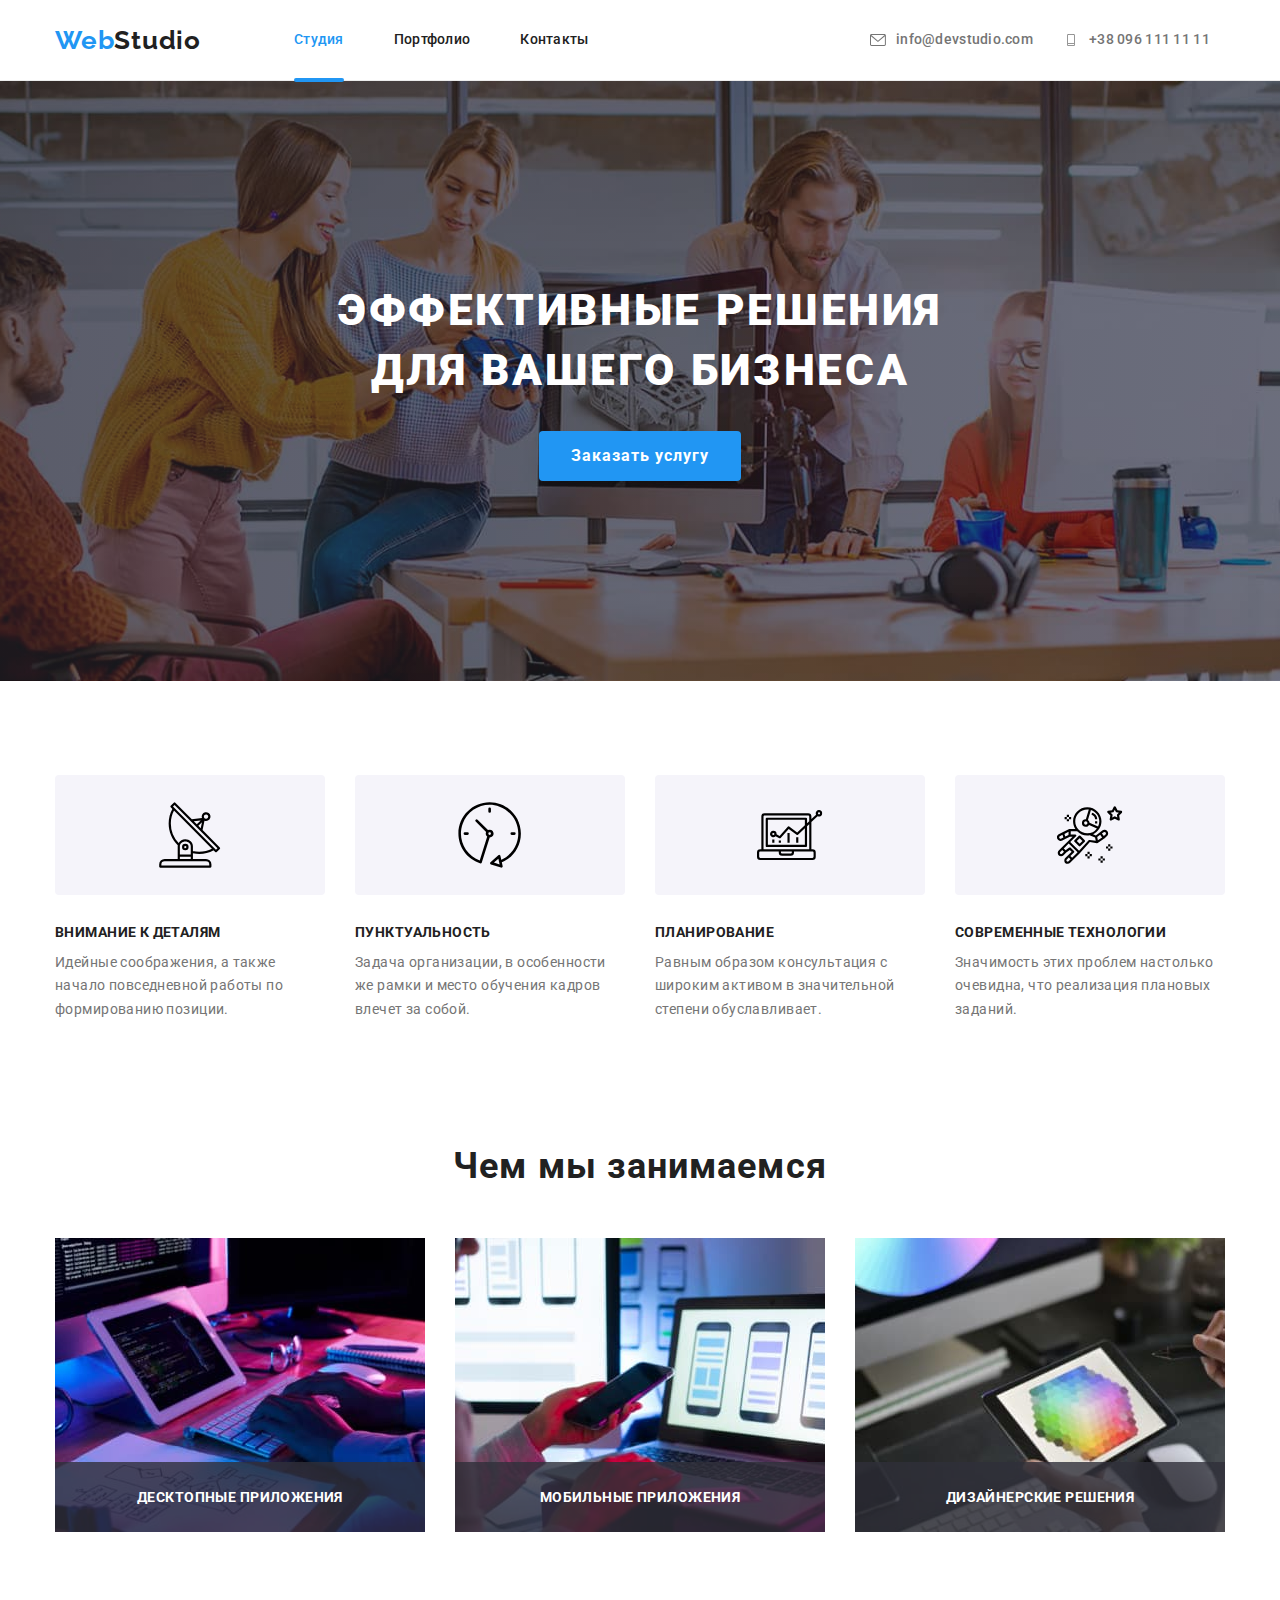
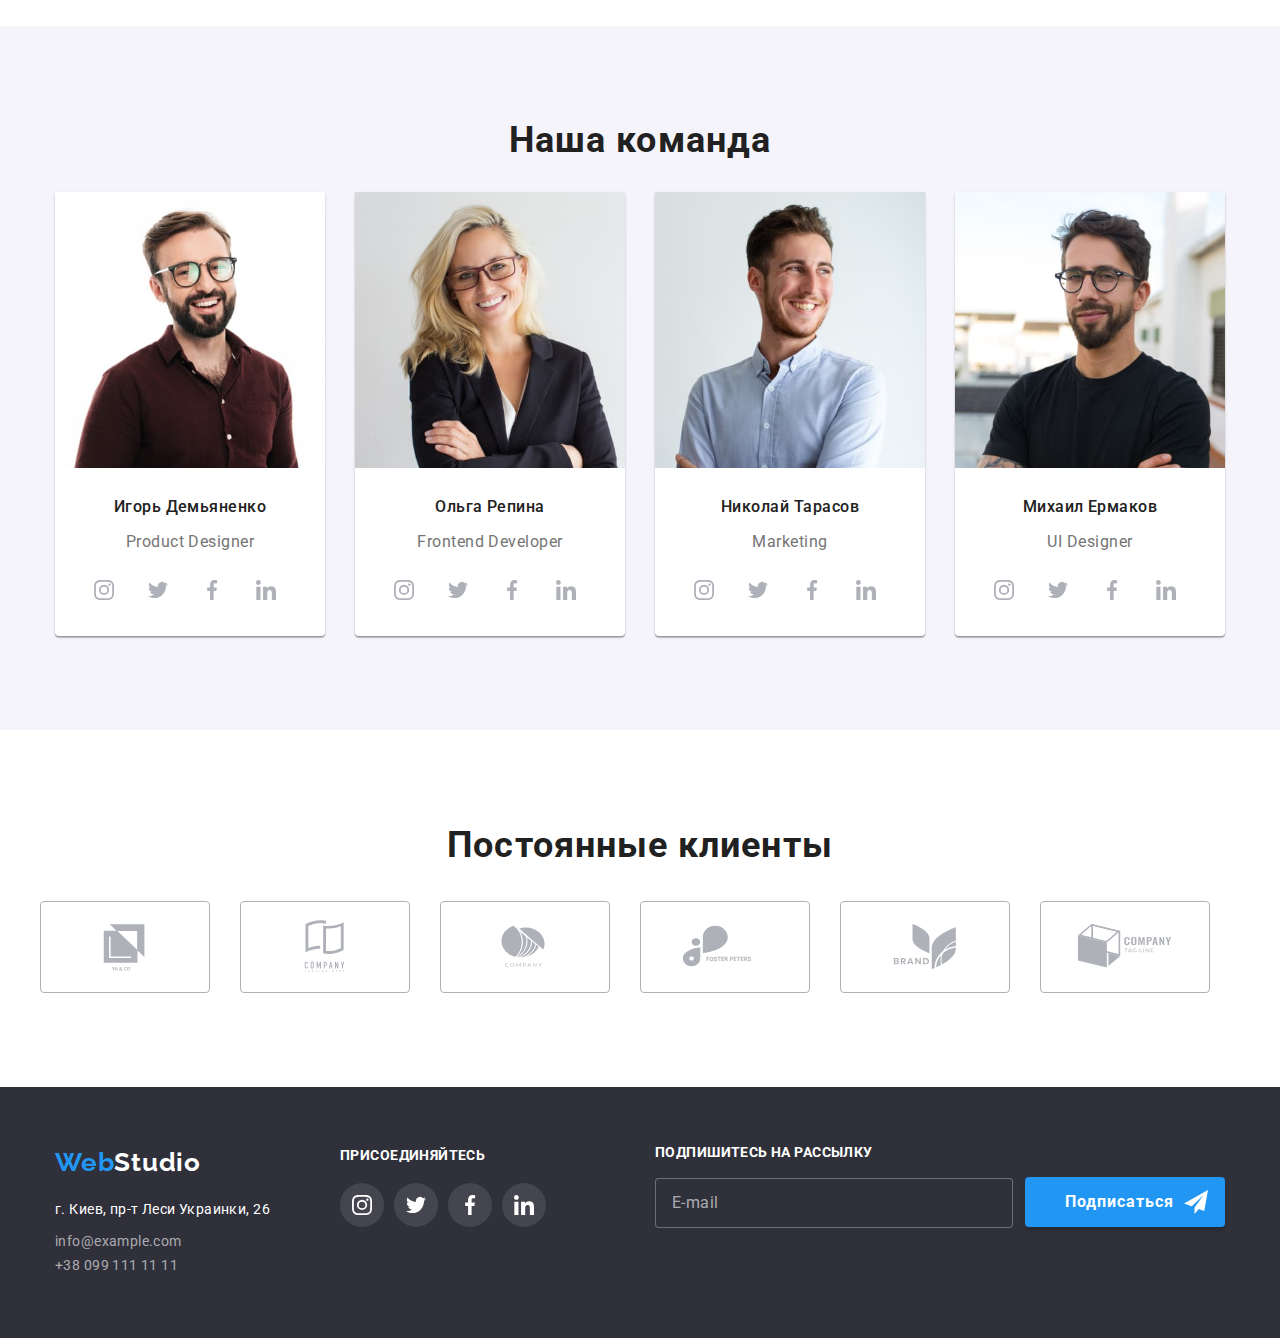
<file: index.html>
<!DOCTYPE html>
<html lang="ru">
<head>
    <meta charset="UTF-8">
    <meta http-equiv="X-UA-Compatible" content="IE=edge">
    <meta name="viewport" content="width=device-width, initial-scale=1.0">
    <title>Document</title>
    <link rel="preconnect" href="https://fonts.googleapis.com">
    <link rel="preconnect" href="https://fonts.gstatic.com" crossorigin>
    <link href="https://fonts.googleapis.com/css2?family=Raleway:wght@700&family=Roboto:wght@400;500;700;900&display=swap"
      rel="stylesheet">
    <link rel="stylesheet" href="https://cdnjs.cloudflare.com/ajax/libs/modern-normalize/1.1.0/modern-normalize.min.css">
    <link rel="stylesheet" href="./css/main.min.css">
</head>
<body>
    <header class="header">
        <div class=" header__page container ">
            <a href="" class="navigation__logo" >
                <span class="navigation__logo--accent">Web</span><span class="navigation__title">Studio</span>
             </a> 
             <button type="button" class="mobile-button is-open" aria-expanded="false" aria-controls='menu-container' data-menu-button>
                <svg  width='30' height='30' aria-label="Переключатель мобильного меню" class="mobile-button__sign">
                   <use  class="mobile-button__cross" href='./svg/menuSpritesvg/symbol-defs.svg#icon-menu_24px' ></use>
                    <use class="mobile-button__menu"   href='./svg/menuSpritesvg/symbol-defs.svg#icon-close_24px'></use>
                    
                </svg>
            </button>
            <div class="menu-container "id="menu-container" data-menu>
                    <nav class="navigation">
                         <ul class="navigation__elements list">
                                <li class="navigation__list">
                                    <a href="./index.html" class="navigation__link navigation__link--current navigation__link--active">Студия</a></li>
                                <li class="navigation__list">
                                    <a href="./portfolio.html" class="navigation__link">Портфолио</a></li>
                                <li class="navigation__list">
                                    <a href="" class="navigation__link">Контакты</a></li>
                            </ul>
                        <div class="wrap">
                            <ul class="contact list">
                                <li class="contact__list">
                                    <a href="mailto:info@devstudio.com" class="contact__link contact__link--email ">
                                        <svg class="contact__icon"  wigth='16' height='12'>
                                            <use href='./images/icons.svg#icon-envelope'></use>
                                        </svg>
                                        info@devstudio.com
                                    </a>
                                </li>
                                <li class="contact__list">
                                    <a href="tel:+380961111111" class="contact__link contact__link--number ">
                                        <svg class="contact__icon"  wigth='16' height='12'>
                                            <use href='./images/icons.svg#icon-vector'></use>
                                        </svg>
                                        +38 096 111 11 11</a>
                                </li>
                            </ul>
                            <ul class="mobile-social">
                                <li class="mobile-social__elements">
                                    <a href="#" class="mobile-social__links">Instagram</a>
                                </li>
                                <li class="mobile-social__elements">
                                    <a href="#" class="mobile-social__links">Twitter</a>
                                </li>
                                <li class="mobile-social__elements">
                                    <a href="#" class="mobile-social__links">Facebook</a>
                                </li>
                                <li class="mobile-social__elements">
                                    <a href="#" class="mobile-social__links">LinkedIn</a>
                                </li>
                            <!-- </ul> -->
                        </div>
                          
        
                        <!-- </div> -->
        
                       </ul>
                    </div>
                           
                        </nav>
            </div>
                  
</header>  

<main>
    <!--hero block-->
    
    <section class="hero-section ">
        <div class="container">
            <div class="hero-section__wrap">
                <h1 class="hero-section__title">Эффективные решения<br/> для вашего бизнеса</h1>
                <button type="button" class="hero-section__button" data-modal-open>Заказать услугу</button>    
            </div>
<!-- modal + backdrop -->

<div class="backdrop  backdrop--is-hidden" data-modal>
    <div class="modal">
         <!-- modal form -->

         <div>
            <h2 class="modal__name">Оставьте свои данные, мы вам перезвоним</h2>
<form class="modal__form" autocomplete="on">
    <!-- <div class="form-focus"> -->
        <label class="modal__label" >
            <span class="modal__title">Имя</span>
            <input type="text" name="name" class="modal__input" required>
        <svg width='12' height='12' class="modal__icon">
            <use href='./images/icons.svg#icon-Vector'></use>
        </svg>
    </label>
   
    <label class="modal__label" >
        <span class="modal__title">Телефон</span>
        <input type="tel" name="phone number" class="modal__input" required>
    
    <svg width='13' height='13' class="modal__icon">
        <use href='./images/icons.svg#icon-Vector1'></use>
    </svg>
</label>

    <label class="modal__label">
        <span class="modal__title">Почта</span>
        <input type="email" name="email" class="modal__input" required>
    
    <svg width='15' height='12' class="modal__icon">
        <use href='./images/icons.svg#icon-Vector2'></use>
    </svg>
</label>

    <label class="modal__label">
        <span class="modal__comment">Комментарий</span>  
        <textarea type="text" name="comment" placeholder="Введите текст" class="modal__text" ></textarea>
    </label>

    <div class="checkbox">
        <label class="checkbox__label">
            <input type="checkbox" name="checkbox" class="checkbox__input">
            <span class="checkbox__policy">Соглашаюсь с рассылкой и принимаю <a href="#" class="checkbox__policy--accent">Условия договора</a></span>
            <span class="checkbox__icon"></span>
        </label>
    </div>

    <div class="button">
        <button type="submit" class="button__submit">
            <span class="button__send">Отправить</span>
        </button>
    </div>
    

</form>

        <button class="modal__button " type="button">
        <svg class=" modal__button--closing"data-modal-close width='11' height='11'>
            <use href='./images/symbol-defs.svg#icon-vector'></use>
    
        </svg>
    </button>
    </div>
</div> 
    </section>
<!--section 2 -->

<section class="section list">
    <div class="container">
<ul class="section__elements">
    <li class="section__list">
        <div class="section__icon">
        <svg width='65.32' height='70'> 
            <use href='./images/icons.svg#icon-antenna1'></use>
        </svg>
    </div>
        <h2 class="section__title">Внимание к деталям</h2>
        <p class="section__text">Идейные соображения, а также начало повседневной работы по формированию позиции.</p>
    </li>
    <li class="section__list">
        <div class="section__icon">
            <svg width='65.32' height='70'>
                <use href='./images/icons.svg#icon-clock1'></use>
            </svg>
        </div>
        <h2 class="section__title">Пунктуальность</h2>
        <p class="section__text">Задача организации, в особенности же рамки и место обучения кадров влечет за собой.</p>
    </li>
    <li class="section__list">
        <div class="section__icon">
            <svg width='65.32' height='70'>
                <use href='./images/icons.svg#icon-diagram1'></use>
            </svg>
        </div>
        <h2 class="section__title">Планирование</h2>
        <p class="section__text">Равным образом консультация с широким активом в значительной степени обуславливает.</p>
    </li>
    <li class="section__list">
        <div class="section__icon">
            <svg  width='65.32' height='70'>
                <use href='./images/icons.svg#icon-astronaut1'></use>
            </svg>
        </div>
        <h2 class="section__title">Современные технологии</h2>
        <p class="section__text">Значимость этих проблем настолько очевидна, что реализация плановых заданий.</p>
    </li>
</ul>
</div>
</section>
<!--Чем мы занимаемся-->

<section class="section-about">
    <div class="container">
    <h2 class="section-about__title">Чем мы занимаемся</h2>
    <ul class="section-about__elements list">
        <li class="section-about__item">
            <div class="imgtext">
            <img 
             src="./images/img.jpg" 
             alt="photo1"
             srcset="./images/img370.jpg 1x,
             ./images/img740.jpg 2x"
             width="370"
             height="294"
             class="section-about__img">
            <p class="section-about__text">Десктопные приложения</p>
        </div>
        </li>
        <li class="section-about__item" >
            <div class="imgtext">
                <img
                srcset="./images/img1.jpg 1x, 
                ./images/img2x740.jpg 2x"
                src="./images/img1.jpg"
                 alt="photo2"
                 width="370"
                 height="294" 
                 class="section-about__img">
                <p class="section-about__text">Мобильные приложения</p>
            </div>
        </li>
        <li class="section-about__item">
           <div class="imgtext">
            <img
            srcset="./images/img2.jpg 1x, 
            ./images/img740x.jpg 2x"
             src="./images/img2.jpg"
             alt="photo3"
             width="370"
              height="294" 
              class="section-about__img">
            <p class="section-about__text">Дизайнерские решения</p>
           </div>
        </li>

    </ul>
</div>
</section>
<!--Наша команда-->

<section class="team list">
    <div class="container">
    <h2 class="team__name">Наша команда</h2>
    <ul class=" team__elements ">
        <li class="team__list">
            <!-- <picture>
                <source media="(min-width: 480px)" srcset="/mobile/img4.jpg 1x,  /mobile/4team740.jpg 2x" type="image/jpeg"  >
                <source media="(min-width: 768px) " srcset="/tablet/img4.jpg 1x, /tablet/4team740.jpg 2x" type="image/jpeg"  >
                <source media="(min-width: 1200px) " srcset="/images/img3.jpg 1x, /images/4team740.jpg 2x" type="image/jpeg" >
                <img src="./images/img3.jpg" alt="Produc Designer" class="team__photo">
            </picture> -->
            <img 
            srcset="./mobile/img4.jpg 1x, ./mobile/4team740.jpg 2x, ./tablet/img4.jpg 1x, ./tablet/4team740.jpg 2x, ./images/img3.jpg 1x, ./images/4team740.jpg 2x"
            src="./images/img3.jpg" alt="Produc Designer" class="team__photo">
            <div class="text">
                <h3 class="team__title">Игорь Демьяненко</h3>
                 <p class="team__text">Product Designer</p>
            </div>
            <ul class="social list">
                <li class="social__list">
                    <a href="" class="social__links">
                        <svg class="social__icon" width='20' height='20'>
                         <use href='./images/icons.svg#icon-instagram2'></use>                         
                     </svg>
                    </a>
                </li>
                <li class="social__list">
                    <a href="" class="social__links">
                        <svg class="social__icon" width='20' height='20'>
                            <use href='./images/icons.svg#icon-twitter1'></use>
                        </svg>                
                    </a>
                </li>
                <li class="social__list">
                    <a href="" class="social__links ">
                        <svg class="social__icon" width='20' height='20'>
                            <use href='./images/icons.svg#icon-facebook1'></use>
                        </svg>
                    </a>
                </li>
                <li class="social__list">
                    <a href="" class="social__links">
                        <svg class="social__icon" width='20' height='20'>
                            <use href='./images/icons.svg#icon-linkedin1'></use>
                        </svg>
                    </a>
                </li>
            </ul>
        </li>
        <li class="team__list">
            <img 
            srcset="./mobile/img3.jpg 1x,  ./mobile/2team740.jpg 2x, ./tablet/img3.jpg 1x, ./tablet/3team740.jpg 2x, ./images/img4.jpg 1x, ./images/2team740.jpg 2x"
            src="./images/img4.jpg" alt="Frontend Developer"  class="team__photo">
           
           <div class="text">
               <h3 class="team__title">Ольга Репина</h3>
               <p class="team__text">Frontend Developer</p>
           </div>
           <ul class="social list">
               <li class="social__list">
                   <a href="" class="social__links">
                       <svg class="social__icon" width='20' height='20'>
                        <use href='./images/icons.svg#icon-instagram2'></use>                         
                    </svg>
                   </a>
               </li>
               <li class="social__list">
                   <a href="" class="social__links">
                       <svg class="social__icon" width='20' height='20'>
                           <use href='./images/icons.svg#icon-twitter1'></use>
                       </svg>                
                   </a>
               </li>
               <li class="social__list">
                   <a href="" class="social__links ">
                       <svg class="social__icon" width='20' height='20'>
                           <use href='./images/icons.svg#icon-facebook1'></use>
                       </svg>
                   </a>
               </li>
               <li class="social__list">
                   <a href="" class="social__links">
                       <svg class="social__icon" width='20' height='20'>
                           <use href='./images/icons.svg#icon-linkedin1'></use>
                       </svg>
                   </a>
               </li>
           </ul>
           <li class="team__list">
            <img 
            srcset="./mobile/img1.jpg 1x,  ./mobile/1team740.jpg 2x, ./tablet/img1.jpg 1x, ./tablet/1team740.jpg 2x, ./images/img5.jpg 1x, ./images/3team740.jpg 2x "
            src="./images/img5.jpg" alt="Marketing" class="team__photo" >
               
              <div class="text">
                <h3 class="team__title">Николай Тарасов</h3>
                <p class="team__text">Marketing</p>
              </div>
              <ul class="social list">
                <li class="social__list">
                    <a href="" class="social__links">
                        <svg class="social__icon" width='20' height='20'>
                         <use href='./images/icons.svg#icon-instagram2'></use>                         
                     </svg>
                    </a>
                </li>
                <li class="social__list">
                    <a href="" class="social__links">
                        <svg class="social__icon" width='20' height='20'>
                            <use href='./images/icons.svg#icon-twitter1'></use>
                        </svg>                
                    </a>
                </li>
                <li class="social__list">
                    <a href="" class="social__links ">
                        <svg class="social__icon" width='20' height='20'>
                            <use href='./images/icons.svg#icon-facebook1'></use>
                        </svg>
                    </a>
                </li>
                <li class="social__list">
                    <a href="" class="social__links">
                        <svg class="social__icon" width='20' height='20'>
                            <use href='./images/icons.svg#icon-linkedin1'></use>
                        </svg>
                    </a>
                </li>
            </ul>
           </li>
           <li class="team__list">
        <img
        srcset="./mobile/img2.jpg 1x,  ./mobile/3team740.jpg 2x, ./tablet/img2.jpg 1x, ./tablet/2team740.jpg 2x, ./images/img6.jpg 1x, ./images/1team740.jpg 2x"
        src="./images/img6.jpg" alt="UI Designer"class="team__photo" >
              
               <div class="text">
                <h3 class="team__title">Михаил Ермаков</h3>
                <p class="team__text">UI Designer</p>
               </div>
               <ul class="social list">
                <li class="social__list">
                    <a href="" class="social__links">
                        <svg class="social__icon" width='20' height='20'>
                         <use href='./images/icons.svg#icon-instagram2'></use>                         
                     </svg>
                    </a>
                </li>
                <li class="social__list">
                    <a href="" class="social__links">
                        <svg class="social__icon" width='20' height='20'>
                            <use href='./images/icons.svg#icon-twitter1'></use>
                        </svg>                
                    </a>
                </li>
                <li class="social__list">
                    <a href="" class="social__links ">
                        <svg class="social__icon" width='20' height='20'>
                            <use href='./images/icons.svg#icon-facebook1'></use>
                        </svg>
                    </a>
                </li>
                <li class="social__list">
                    <a href="" class="social__links">
                        <svg class="social__icon" width='20' height='20'>
                            <use href='./images/icons.svg#icon-linkedin1'></use>
                        </svg>
                    </a>
                </li>
            </ul>
           </li>
    </ul>
</div>

</section>
<!-- clients -->

<section class="client">
    <div class="container">
    <h2 class="client__name">Постоянные клиенты</h2>
    <ul class="client__list list">
        <li class="clients__item">
            <a href="" class=" client__link">
                <svg class="client__icon" width='106' height='60'>
                    <use href='./images/icons.svg#icon-logo'></use>
                </svg>
            </a>
        </li>
        <li class="clients__item">
            <a href="" class="client__link">
                <svg class="client__icon" width='106' height='60'>
                    <use href='./images/icons.svg#icon-logo1'></use>
                </svg>
            </a>
        </li>
        <li class="clients__item">
            <a href="" class="client__link">
                <svg class="client__icon" width='106' height='60'>
                    <use href='./images/icons.svg#icon-logo3'></use>
                </svg>
            </a>
        </li>
        <li class="clients__item">
            <a href="" class="client__link">
                <svg class="client__icon" width='106' height='60'>
                    <use href='./images/icons.svg#icon-logo4'></use>
                </svg>
            </a>
        </li>
        <li class="clients__item">
            <a href="" class="client__link">
                <svg class="client__icon" width='106' height='60'>
                    <use href='./images/icons.svg#icon-logo5'></use>
                </svg>
            </a>
        </li>
        <li class="clients__item">
            <a href="" class="client__link">
                <svg class="client__icon" width='106' height='60'>
                    <use href='./images/icons.svg#icon-logo6'></use>
                </svg>
            </a>
        </li>
    </ul>
</div>
</section>
</main>
<!-- footer -->

<footer  class="footer">
    <div class="container footer--flex ">
        <div class="tablet--flex">
            <div class="footer__section">
                <a href="" class="navigation__logo navigation__logo--footer" >
                    <span class="navigation__logo--accent">Web</span><span class="navigation__title navigation__title--white">Studio</span>
                 </a>  
            <address class="address">г. Киев, пр-т Леси Украинки, 26</address> 
            <div class="footer-address">
            <a href="mailto:info@example.com " class="address__footer">info@example.com</a></br>
            <a href="tel:+380991111111" class="address__footer">+38 099 111 11 11</a>
        </div>
            </div>
            
        <!-- social links FOOTER -->
        
                <div class="footer-section">
                    <h3 class="footer-section__name">ПРИСОЕДИНЯЙТЕСЬ</h3>
                    <ul class="social social--box list ">
                        <li class="social__list social__list--color">
                            <a href="" class="social__links social__links--dark">
                                <svg class="social__icon social__icon--white" width='20' height='20'>
                                 <use href='./images/icons.svg#icon-instagram2'></use>                         
                             </svg>
                            </a>
                        </li>
                        <li class="social__list social__list--color">
                            <a href="" class="social__links social__links--dark">
                                <svg class="social__icon social__icon--white" width='20' height='20'>
                                    <use href='./images/icons.svg#icon-twitter1'></use>
                                </svg>                
                            </a>
                        </li>
                        <li class="social__list social__list--color">
                            <a href="" class="social__links  social__links--dark">
                                <svg class="social__icon social__icon--white" width='20' height='20'>
                                    <use href='./images/icons.svg#icon-facebook1'></use>
                                </svg>
                            </a>
                        </li>
                        <li class="social__list social__list--color">
                            <a href="" class="social__links  social__links--dark">
                                <svg class="social__icon social__icon--white" width='20' height='20'>
                                    <use href='./images/icons.svg#icon-linkedin1'></use>
                                </svg>
                            </a>
                        </li>
                    </ul>
        
                </div>
        </div>

        <!-- Подпишитесь на рассылку -->

        <form class="subscribe-section">
            <div class="subscribe">
            <label class="subscribe-section__label">
                Подпишитесь на рассылку
                <input type="email" class="subscribe-section__input" name="email" placeholder="E-mail">
            </label>
            <button type="submit" class="subscribe-section__button">
                Подписаться
           <svg class="subscribe-section__icon" width='24'height='24'>
               <use href='./images/icons.svg#icon-iconsend'></use>
           </svg>
        </button>
          </div>
        </form>
</footer>

<script src="./js/modal.js"></script>
<script src="./js/menu.js"></script>

</body>
</html>
</file>
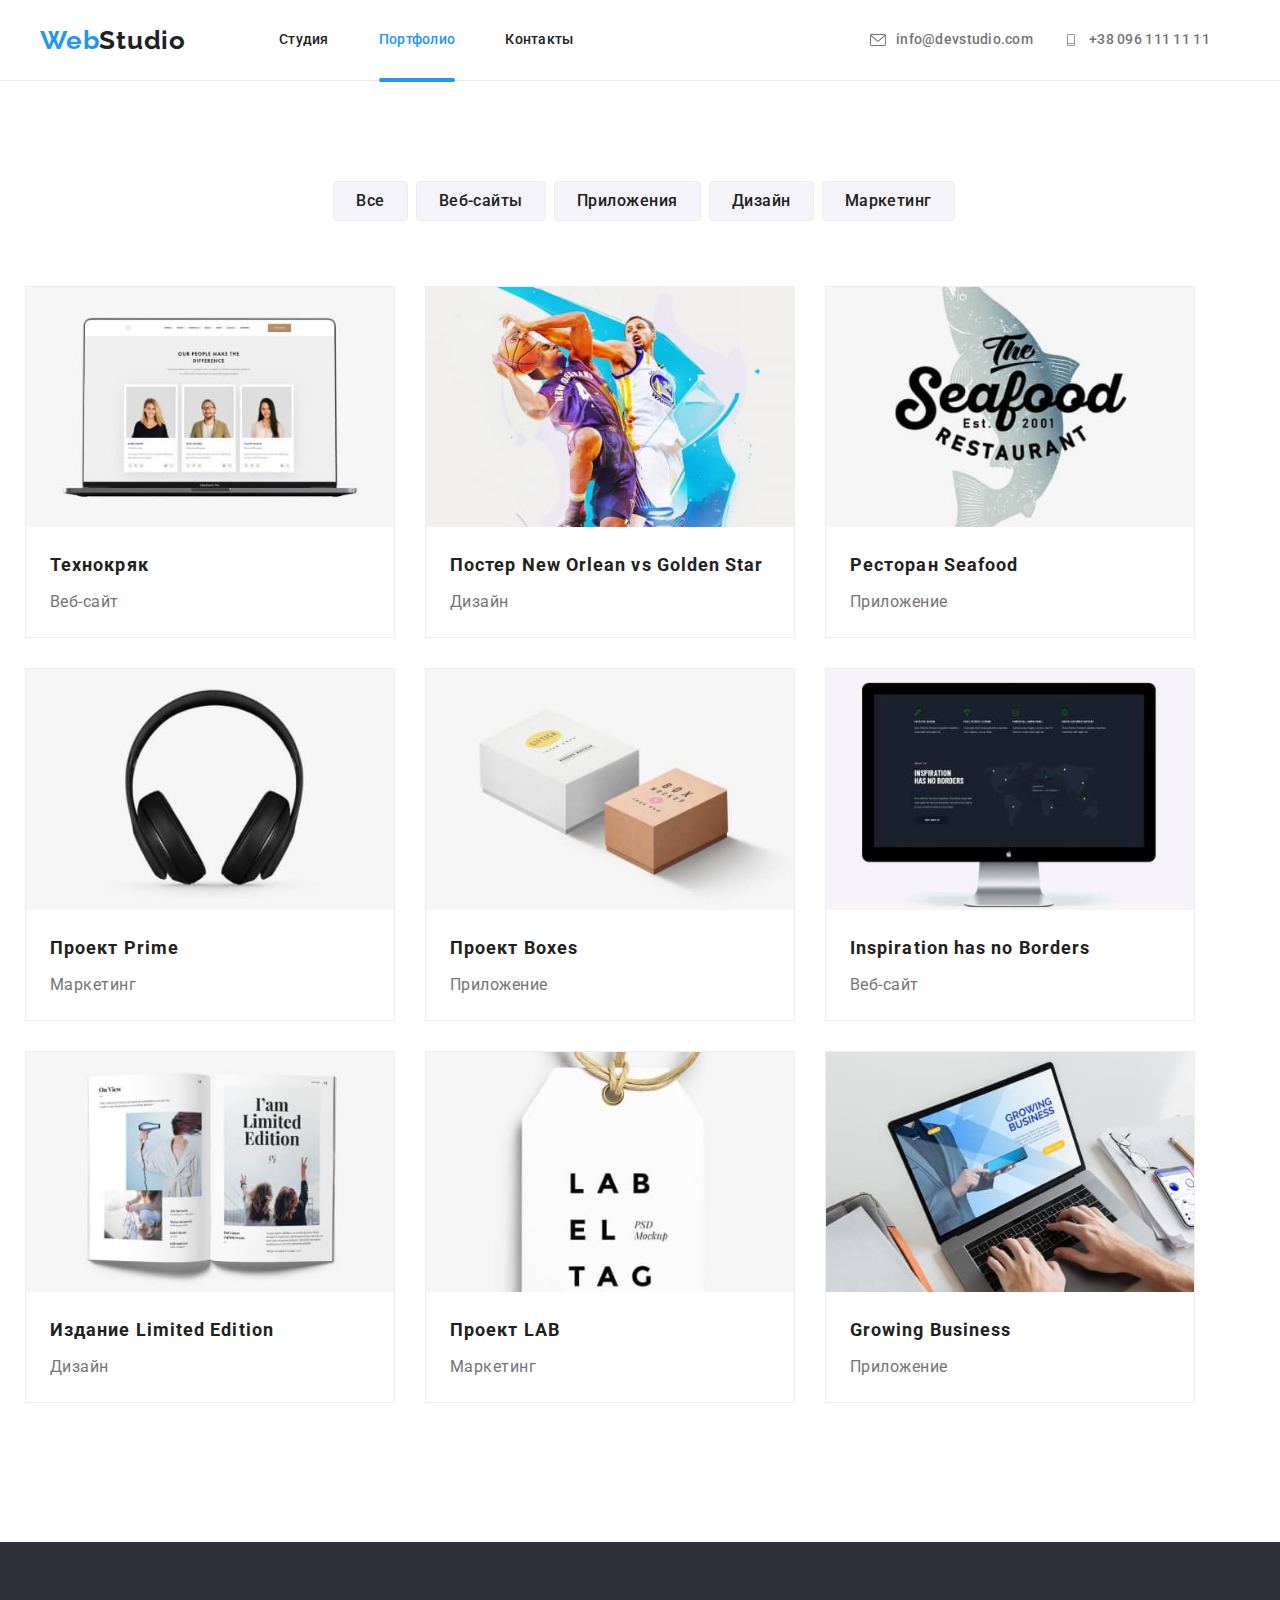
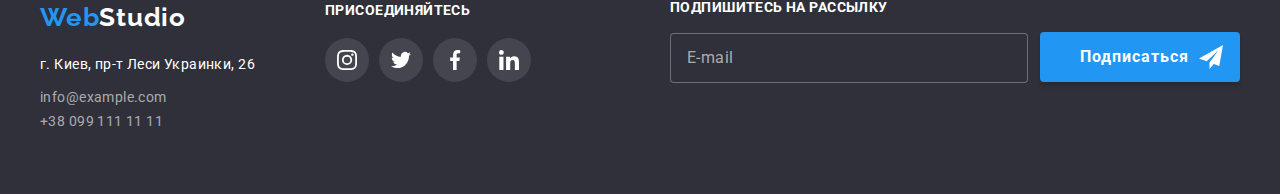
<file: portfolio.html>
<!DOCTYPE html>
<html lang="ru">
<head>
    <meta charset="UTF-8">
    <meta http-equiv="X-UA-Compatible" content="IE=edge">
    <meta name="viewport" content="width=device-width, initial-scale=1.0">
    <title>Document</title>
    <link href="https://fonts.googleapis.com/css2?family=Raleway:wght@700&family=Roboto:wght@400;500;700;900&display=swap" rel="stylesheet">
    <!-- <link rel="stylesheet" href="https://cdnjs.cloudflare.com/ajax/libs/modern-normalize/1.1.0/modern-normalize.min.css"> -->
    <link rel="stylesheet" href="./css/main.min.css">
</head>
<body>
    <header class="header">
        <div class=" header__page container ">
            <a href="" class="navigation__logo" >
                <span class="navigation__logo--accent">Web</span><span class="navigation__title">Studio</span>
             </a> 
             <button type="button" class="mobile-button is-open" aria-expanded="false" aria-controls='menu-container' data-menu-button>
                <svg  width='30' height='30' aria-label="Переключатель мобильного меню" class="mobile-button__sign">
                   <use  class="mobile-button__cross" href='./svg/menuSpritesvg/symbol-defs.svg#icon-menu_24px' ></use>
                    <use class="mobile-button__menu"   href='./svg/menuSpritesvg/symbol-defs.svg#icon-close_24px'></use>
                    
                </svg>
            </button>
            <div class="menu-container "id="menu-container" data-menu>
                    <nav class="navigation">
                         <ul class="navigation__elements list">
                                <li class="navigation__list">
                                    <a href="./index.html" class="navigation__link ">Студия</a></li>
                                <li class="navigation__list">
                                    <a href="./portfolio.html" class="navigation__link navigation__link--current navigation__link--active">Портфолио</a></li>
                                <li class="navigation__list">
                                    <a href="" class="navigation__link">Контакты</a></li>
                            </ul>
                        <div class="wrap">
                            <ul class="contact list">
                                <li class="contact__list">
                                    <a href="mailto:info@devstudio.com" class="contact__link contact__link--email ">
                                        <svg class="contact__icon"  wigth='16' height='12'>
                                            <use href='./images/icons.svg#icon-envelope'></use>
                                        </svg>
                                        info@devstudio.com
                                    </a>
                                </li>
                                <li class="contact__list">
                                    <a href="tel:+380961111111" class="contact__link contact__link--number ">
                                        <svg class="contact__icon"  wigth='16' height='12'>
                                            <use href='./images/icons.svg#icon-vector'></use>
                                        </svg>
                                        +38 096 111 11 11</a>
                                </li>
                            </ul>
                            <ul class="mobile-social">
                                <li class="mobile-social__elements">
                                    <a href="#" class="mobile-social__links">Instagram</a>
                                </li>
                                <li class="mobile-social__elements">
                                    <a href="#" class="mobile-social__links">Twitter</a>
                                </li>
                                <li class="mobile-social__elements">
                                    <a href="#" class="mobile-social__links">Facebook</a>
                                </li>
                                <li class="mobile-social__elements">
                                    <a href="#" class="mobile-social__links">LinkedIn</a>
                                </li>
                            <!-- </ul> -->
                        </div>
                          
        
                        <!-- </div> -->
        
                       </ul>
                    </div>
                           
                        </nav>
            </div>
                  
</header>  
<!--  main-section portfolio -->
    <main>
   <section class="portfolio-section">
       <div class="container">
       <!--скрытый заговоловок-->
       <h1 class="name" hidden>Фильтр</h1>
        <ul class="portfolio-section__elements">
            <li class="portfolio-section__list">
                <button type="button" class="portfolio-section__button ">Все</button>
            </li>
            <li class="portfolio-section__list">
                <button type="button" class="portfolio-section__button">Веб-сайты</button>
            </li>
            <li class="portfolio-section__list">
                <button type="button" class="portfolio-section__button">Приложения</button>
            </li>
            <li class="portfolio-section__list">
                <button type="button" class="portfolio-section__button">Дизайн</button>
            </li>
            <li class="portfolio-section__list">
                <button type="button" class="portfolio-section__button">Маркетинг</button>
            </li>
        </ul>
    </div>
<!--GALERY-->
<!--скрытый заговоловок-->
<h2 class="name" hidden>Галерея</h2> 
<div class="container">
    <ul  class="gallery">
        <li class="gallery__list list">
            <div class="gallery__component">
                <img 
                srcset="./mobile/portfolio.jpg 1x, ./mobile/1portfolio740.jpg 2x, ./tablet/portfolio3.jpg 1x, ./tablet/1portfolio740.jpg 2x, ./images/img7.jpg 1x, ./images/9portfolio740.jpg 2x "
                src="./images/img7.jpg" alt="Веб-сайт" >
                <p class="gallery__article" >Технокряк это современная площадка распространения коронавируса. Компании используют эту платформу для цифрового шпионажа и атак на защищённые сервера конкурентов.</p>
            </div>

            <div class="gallery__card">
            <h3 class="gallery__title">Технокряк</h3>
            <p class="gallery__text">Веб-сайт</p>
        </div>
        </li>
        <li class="gallery__list list">
           <div class="gallery__component">
            <img 
            srcset="./mobile/portfolio2.jpg 1x, ./mobile/2portfolio740.jpg 2x, ./tablet/img7.jpg 1x, ./tablet/2portfolio740.jpg 2x, ./images/img8.jpg 1x, ./images/4portfolio740.jpg 2x "
            src="./images/img8.jpg" alt="Дизайн" >
            <p class="gallery__article" >Технокряк это современная площадка распространения коронавируса. Компании используют эту платформу для цифрового шпионажа и атак на защищённые сервера конкурентов.</p>
           </div>

           <div class="gallery__card">
           <h3 class="gallery__title">Постер New Orlean vs Golden Star</h3>
           <p class="gallery__text">Дизайн</p>
        </div> 
           <li class="gallery__list list">
               <div class="gallery__component">
                <img 
                srcset="./mobile/portfolio3.jpg 1x, ./mobile/3portfolio740.jpg 2x, ./tablet/img5.jpg 1x, ./tablet/3portfolio740.jpg 2x, ./images/img9.jpg 1x, ./images/5portfolio740.jpg 2x "
                src="./images/img9.jpg" alt="Приложение" class="gallery__img">
                <p class="gallery__article" > Технокряк это современная площадка распространения коронавируса. Компании используют эту платформу для цифрового шпионажа и атак на защищённые сервера конкурентов.</p>
               </div>

               <div class="gallery__card">
               <h3 class="gallery__title">Ресторан Seafood</h3>
               <p class="gallery__text">Приложение</p>
            </div>
           </li>
           <li class="gallery__list list">
               <div class="gallery__component">
                <img 
                srcset="./mobile/portfolio8.jpg 1x, ./mobile/9portfolio740.jpg 2x, ./tablet/img6.jpg 1x, ./tablet/4portfolio740.jpg 2x, ./images/img10.jpg 1x, ./images/1portfolio740.jpg 2x "
                src="./images/img10.jpg" alt="Маркетинг"class="gallery__img">
                <p class="gallery__article" > Технокряк это современная площадка распространения коронавируса. Компании используют эту платформу для цифрового шпионажа и атак на защищённые сервера конкурентов.</p>
               </div>

            <div class="gallery__card">
            <h3 class="gallery__title">Проект Prime</h3>
            <p class="gallery__text">Маркетинг</p>
        </div>
        </li>
        <li class="gallery__list list">
            <div class="gallery__component">
                <img 
                srcset="./mobile/portfolio1.jpg 1x, ./mobile/10portfolio740.jpg 2x, ./tablet/img8.jpg 1x, ./tablet/5portfolio740.jpg 2x, ./images/img11.jpg 1x, ./images/6portfolio740.jpg 2x "
                src="./images/img11.jpg" alt="Приложение" class="gallery__img">
                <p class="gallery__article" > Технокряк это современная площадка распространения коронавируса. Компании используют эту платформу для цифрового шпионажа и атак на защищённые сервера конкурентов.</p>
            </div>
            
            <div class="gallery__card">
            <h3 class="gallery__title">Проект Boxes</h3>
            <p class="gallery__text">Приложение</p>
            </div>
        </li>
        <li class="gallery__list list">
            <div class="gallery__component">
                <img
                srcset="./mobile/portfolio4.jpg 1x, ./mobile/5portfolio740.jpg 2x, ./tablet/img9.jpg 1x, ./tablet/6portfolio740.jpg 2x, ./images/img12.jpg 1x, ./images/2portfolio740.jpg 2x "
                src="./images/img12.jpg" alt="Веб-сайт"class="gallery__img">
                <p class="gallery__article" > Технокряк это современная площадка распространения коронавируса. Компании используют эту платформу для цифрового шпионажа и атак на защищённые сервера конкурентов.</p>
            </div>

            <div class="gallery__card">
            <h3 class="gallery__title">Inspiration has no Borders</h3>
            <p class="gallery__text">Веб-сайт</p>
        </div>
        </li>
        <li class="gallery__list list">
            <div class="gallery__component">
                <img
                srcset="./mobile/portfolio5.jpg 1x, ./mobile/6portfolio740.jpg 2x, ./tablet/img10.jpg 1x, ./tablet/7portfolio740.jpg 2x, ./images/img13.jpg 1x, ./images/7portfolio740.jpg 2x "
                src="./images/img13.jpg" alt="Дизайн"  class="gallery__img">
                <p class="gallery__article" > Технокряк это современная площадка распространения коронавируса. Компании используют эту платформу для цифрового шпионажа и атак на защищённые сервера конкурентов.</p>
            </div>
            
            <div class="gallery__card">
            <h3 class="gallery__title">Издание Limited Edition</h3>
            <p class="gallery__text">Дизайн</p>
        </div>
        </li>
        <li class="gallery__list list">
            <div class="gallery__component">
                <img 
                srcset="./mobile/portfolio6.jpg 1x, ./mobile/7portfolio740.jpg 2x, ./tablet/portfolio.jpg 1x, ./tablet/8portfolio740.jpg 2x, ./images/img14.jpg 1x, ./images/3portfolio740.jpg 2x "
                src="./images/img14.jpg" alt="Маркетинг"  class="gallery__img">
                <p class="gallery__article" > Технокряк это современная площадка распространения коронавируса. Компании используют эту платформу для цифрового шпионажа и атак на защищённые сервера конкурентов.</p>
            </div>
           
            <div class="gallery__card">
            <h3 class="gallery__title">Проект LAB</h3>
            <p class="gallery__text">Маркетинг</p>
        </div>
        </li>
        <li class="gallery__list list">
            <div class="gallery__component">
                <img 
                srcset="./mobile/portfolio7.jpg 1x, ./mobile/8portfolio740.jpg 2x, ./tablet/portfolio2.jpg 1x, ./tablet/9portfolio740.jpg 2x, ./images/img15.jpg 1x, ./images/8portfolio740.jpg 2x "
                src="./images/img15.jpg" alt="Приложение" class="gallery__img">
                <p class="gallery__article" > Технокряк это современная площадка распространения коронавируса. Компании используют эту платформу для цифрового шпионажа и атак на защищённые сервера конкурентов.</p>
            </div>
           
            <div class="gallery__card">
            <h3 class="gallery__title">Growing Business</h3>
            <p class="gallery__text">Приложение</p>
        </div>
        </li>

    </ul>
</section>
</div>
</main>
<!-- footer -->

<footer  class="footer">
    <div class="container footer--flex ">
        <div class="tablet--flex">
            <div class="footer__section">
                <a href="" class="navigation__logo navigation__logo--footer" >
                    <span class="navigation__logo--accent">Web</span><span class="navigation__title navigation__title--white">Studio</span>
                 </a>  
            <address class="address">г. Киев, пр-т Леси Украинки, 26</address> 
            <div class="footer-address">
            <a href="mailto:info@example.com " class="address__footer">info@example.com</a></br>
            <a href="tel:+380991111111" class="address__footer">+38 099 111 11 11</a>
        </div>
            </div>
            
        <!-- social links FOOTER -->
        
                <div class="footer-section">
                    <h3 class="footer-section__name">ПРИСОЕДИНЯЙТЕСЬ</h3>
                    <ul class="social social--box list ">
                        <li class="social__list social__list--color">
                            <a href="" class="social__links social__links--dark">
                                <svg class="social__icon social__icon--white" width='20' height='20'>
                                 <use href='./images/icons.svg#icon-instagram2'></use>                         
                             </svg>
                            </a>
                        </li>
                        <li class="social__list social__list--color">
                            <a href="" class="social__links social__links--dark">
                                <svg class="social__icon social__icon--white" width='20' height='20'>
                                    <use href='./images/icons.svg#icon-twitter1'></use>
                                </svg>                
                            </a>
                        </li>
                        <li class="social__list social__list--color">
                            <a href="" class="social__links  social__links--dark">
                                <svg class="social__icon social__icon--white" width='20' height='20'>
                                    <use href='./images/icons.svg#icon-facebook1'></use>
                                </svg>
                            </a>
                        </li>
                        <li class="social__list social__list--color">
                            <a href="" class="social__links  social__links--dark">
                                <svg class="social__icon social__icon--white" width='20' height='20'>
                                    <use href='./images/icons.svg#icon-linkedin1'></use>
                                </svg>
                            </a>
                        </li>
                    </ul>
        
                </div>
        </div>

        <!-- Подпишитесь на рассылку -->

        <form class="subscribe-section">
            <div class="subscribe">
            <label class="subscribe-section__label">
                Подпишитесь на рассылку
                <input type="email" class="subscribe-section__input" name="email" placeholder="E-mail">
            </label>
            <button type="submit" class="subscribe-section__button">
                Подписаться
           <svg class="subscribe-section__icon" width='24'height='24'>
               <use href='./images/icons.svg#icon-iconsend'></use>
           </svg>
        </button>
          </div>
        </form>
</footer>

<script src="./js/modal.js"></script>
<script src="./js/menu.js"></script>

</body>
</html>
</file>
<file: css/main.min.css>
:root{--primary-text-color:#757575;--secondary-text-color:#F5F4FA;--title-color: #212121;--accent-color:#2196F3;--white-color: #FFFFFF;--background-buttom-color: #F5F4FA;--background-footer: #2F303A;--socia-linls:#AFB1B8;--timefunction:cubic-bezier(0.4, 0, 0.2, 1)}h1,h2,h3,h4,h5,h6{margin-top:0}p{margin-top:0}body{color:var(--primary-text-color);font-family:Roboto,sans-serif;background-color:var(--white-color);margin:0}body.modal-open{overflow:hidden}.list{list-style:none}ul{list-style:none;margin:0;padding:0}.container{padding-left:15px;padding-right:15px;margin-right:auto;margin-left:auto}@media screen and (min-width: 480px){.container{width:480px}}@media screen and (min-width: 768px){.container{width:768px}}@media screen and (min-width: 1200px){.container{width:1200px}}img{display:block;max-width:100%;height:auto}.header{border-bottom:1px solid #ececec;position:relative}.header__page{display:flex}@media screen and (max-width: 767px){.header__page{padding-top:16px;padding-bottom:16px;justify-content:space-between;position:relative;height:60px}}@media screen and (min-width: 768px){.header__page{padding-top:32px;padding-bottom:32px;align-items:center;height:80px}}@media screen and (min-width: 1200px){.header__page{padding-top:0;padding-bottom:0}}.navigation__logo{font-family:Raleway;font-weight:700;font-size:26px;line-height:1.19;letter-spacing:.03em;text-decoration:none;top:100%;display:flex;justify-content:center}@media screen and (min-width: 768px)and (max-width: 1199px){.navigation__logo{margin-right:88px}}.navigation__logo--accent{color:var(--accent-color)}.navigation__title{color:var(--title-color)}.mobile-button{display:inline-flex;margin:0;padding:0;border:none;background-color:transparent;width:40px;height:40px;z-index:333333;position:fixed;top:auto;right:25px}@media screen and (min-width: 768px){.mobile-button{display:none}}.mobile-button .mobile-button__cross{display:none}.mobile-button.is-open .mobile-button__cross{display:block}.mobile-button.is-open .mobile-button__menu{display:none;z-index:1}.mobile-button .mobile-button__sign:focus,.mobile-button .mobile-button__sign:hover{fill:var(--accent-color)}.mobile-button .mobile-button__menu:focus,.mobile-button .mobile-button__menu:hover{fill:var(--accent-color)}@media screen and (max-width: 767px){.menu-container{display:none;position:fixed;left:0;width:100vw;height:100vh;background-color:#fff;top:0}}.menu-container.is-open{display:block;padding:48px 40px;z-index:5}@media screen and (min-width: 768px){.menu-container.is-open{display:flex;flex-grow:1;justify-content:space-between}}.navigation__elements{font-weight:500;font-size:40px;line-height:1.14;letter-spacing:.02em;padding:0;margin-bottom:0}@media screen and (min-width: 768px){.navigation__elements{display:flex;font-size:14px;margin-top:0}}@media screen and (min-width: 1200px){.navigation__elements{display:flex;margin-left:93px;font-size:14px;margin-top:0}}.navigation__link{color:var(--title-color);text-decoration:none;transition:color 250ms var(--timefunction)}@media screen and (min-width: 768px){.navigation__link{position:relative;display:block}}@media screen and (min-width: 1200px){.navigation__link{position:relative;display:block;padding-top:32px;padding-bottom:32px;margin-right:30px}}@media screen and (min-width: 768px){.navigation__list:not(:last-child){margin-right:50px}}@media screen and (min-width: 1200px){.navigation__list:not(:last-child){margin-right:50px}}.navigation__link:last-child{margin-bottom:0}@media screen and (min-width: 1200px){.navigation__link:last-child{margin-right:0}}.navigation__link:hover,.navigation__link:focus{color:var(--accent-color)}.navigation__link--current{color:var(--accent-color)}@media screen and (min-width: 768px){.navigation__link--active::after{content:"";position:absolute;left:0;bottom:-35px;display:block;width:100%;height:4px;background-color:var(--accent-color);border-radius:2px}}@media screen and (min-width: 1200px){.navigation__link--active::after{bottom:-2px}}@media screen and (max-width: 767px){.navigation__list{margin-bottom:32px;display:block}}.navigation__list:last-child{margin-bottom:0px}.mobile-social__links{font-family:Roboto;font-style:normal;font-weight:500;font-size:18px;line-height:22px;letter-spacing:.02em;color:#2196f3;text-decoration:none}.mobile-social{display:flex;align-items:center}@media screen and (min-width: 768px){.mobile-social{display:none}}@media screen and (min-width: 1200px){.mobile-social{display:none}}.mobile-social__elements+.mobile-social__elements::before{content:"";width:22px;height:0px;left:135px;top:726px;border:1px solid rgba(33,33,33,.2);transform:rotate(90deg);margin-left:10px;margin-right:10px}.mobile-social__elements::before:last-child{margin-left:0}.wrap{margin-top:260px}@media screen and (min-width: 768px){.wrap{margin-top:0}}@media screen and (min-width: 1200px){.wrap{margin:0;padding:0;position:absolute;top:0;left:50%;margin-left:230px}}@media screen and (max-width: 767px){.contact{margin:0;margin-left:auto;padding:0}}@media screen and (min-width: 768px)and (max-width: 1199px){.contact{position:absolute;top:0;left:78%;margin-top:21px}}@media screen and (min-width: 1200px){.contact{margin-left:auto;display:flex;padding-top:32px;padding-bottom:32px}}@media screen and (min-width: 1200px){.contact__list:not(:last-child){margin-right:30px}}.contact__icon{width:16px;margin-right:10px;fill:var(--primary-text-color)}@media screen and (max-width: 767px){.contact__icon{display:none}}.contact__link:hover .contact__icon,.contact__link:focus .contact__icon{fill:var(--accent-color)}@media screen and (max-width: 767px){.contact__link:hover .contact__icon,.contact__link:focus .contact__icon{display:none}}.contact__link{padding-top:32px;padding-bottom:32px;display:flex;align-items:center;color:var(--primary-text-color);font-weight:500;font-size:14px;line-height:1.14;letter-spacing:.02em;text-decoration:none;transition:color 250ms var(--timefunction)}@media screen and (min-width: 768px){.contact__link{padding-top:0;padding-bottom:0}}@media screen and (max-width: 767px){.contact__link--number{font-size:34px;line-height:40px;color:var(--accent-color)}}@media screen and (max-width: 767px){.contact__link--email{font-size:24px;line-height:28px}}.contact__link:hover,.contact__link:focus{color:var(--accent-color)}@media screen and (min-width: 768px){.contact__list{margin-bottom:10px}}.hero-section__title{color:var(--white-color);font-weight:900;font-size:44px;line-height:1.36;text-align:center;text-transform:uppercase;margin-top:0;margin-bottom:30px}.hero-section__button{color:var(--white-color);background-color:var(--accent-color);border-color:var(--accent-color);font-weight:700;font-size:16px;line-height:1.87;box-shadow:0px 4px 4px rgba(0,0,0,.15);border-radius:4px;padding:10px 32px;display:block;text-align:center;margin-left:auto;margin-right:auto;transition:background-color 250ms var(--timefunction),color 250ms var(--timefunction)}.hero-section__title{font-family:Roboto;font-style:normal;font-weight:900;font-size:26px;line-height:42px;text-align:center;letter-spacing:.06em;text-transform:uppercase;color:#fff;margin-bottom:30px}@media screen and (min-width: 1200px){.hero-section__title{color:var(--white-color);font-size:44px;line-height:1.36;margin-top:0;margin-bottom:30px}}.hero-section__button{color:var(--white-color);background-color:var(--accent-color);border-color:var(--accent-color);font-family:Roboto;font-style:normal;font-weight:bold;letter-spacing:.06em;font-size:16px;line-height:30px;box-shadow:0px 4px 4px rgba(0,0,0,.15);border:none;cursor:pointer;border-radius:4px;padding:10px 32px;text-align:center;margin-left:auto;margin-right:auto;display:block;text-align:center}@media screen and (min-width: 1200px){.hero-section__button{line-height:1.87;transition:background-color 250ms var(--timefunction),color 250ms var(--timefunction)}}.hero-section{background-image:linear-gradient(to right, rgba(47, 48, 58, 0.5), rgba(47, 48, 58, 0.3)),url("../images/headerimg2x.jpg")}@media screen and (min-width: 320px)and (max-width: 639px){.hero-section{background-color:#2f303a;background-repeat:no-repeat;background-position:center;background-image:linear-gradient(to right, rgba(47, 48, 58, 0.5), rgba(47, 48, 58, 0.3)),url("../mobile/headerimg.jpg");background-size:cover}}@media screen and (min-width: 320px)and (max-width: 639px)and (min-device-pixel-ratio: 2),screen and (min-width: 320px)and (max-width: 639px)and (-webkit-min-device-pixel-ratio: 2),screen and (min-width: 320px)and (max-width: 639px)and (min-resolution: 192dpi),screen and (min-width: 320px)and (max-width: 639px)and (min-resolution: 2dppx){.hero-section{background-image:linear-gradient(to right, rgba(47, 48, 58, 0.5), rgba(47, 48, 58, 0.3)),url("../mobile/headerimg2x.jpg");background-size:cover}}@media screen and (min-width: 640px)and (max-width: 1024px){.hero-section{background-image:linear-gradient(to right, rgba(47, 48, 58, 0.5), rgba(47, 48, 58, 0.3)),url("../tablet/headerimg.jpg");background-size:cover}}@media screen and (min-width: 640px)and (max-width: 1024px)and (min-device-pixel-ratio: 2),screen and (min-width: 640px)and (max-width: 1024px)and (-webkit-min-device-pixel-ratio: 2),screen and (min-width: 640px)and (max-width: 1024px)and (min-resolution: 192dpi),screen and (min-width: 640px)and (max-width: 1024px)and (min-resolution: 2dppx){.hero-section{background-image:linear-gradient(to right, rgba(47, 48, 58, 0.5), rgba(47, 48, 58, 0.3)),url("../tablet/headerimg2x.jpg");background-size:cover}}@media screen and (min-width: 1025px){.hero-section{padding:200px 0;background-image:linear-gradient(to right, rgba(47, 48, 58, 0.5), rgba(47, 48, 58, 0.3)),url("../tablet/header1.jpg");background-size:cover;background-position:center}}@media screen and (min-width: 1025px)and (min-device-pixel-ratio: 2),screen and (min-width: 1025px)and (-webkit-min-device-pixel-ratio: 2),screen and (min-width: 1025px)and (min-resolution: 192dpi),screen and (min-width: 1025px)and (min-resolution: 2dppx){.hero-section{background-image:linear-gradient(to right, rgba(47, 48, 58, 0.5), rgba(47, 48, 58, 0.3)),url("../images/headerimg2x.jpg");background-size:cover}}@media screen and (max-width: 480px){.hero-section__wrap{padding-top:118px;padding-bottom:118px}}@media screen and (min-width: 481px)and (max-width: 1024px){.hero-section__wrap{padding-top:118px;padding-bottom:118px}}.backdrop{position:fixed;top:0;left:0;width:100%;height:100%;background-color:rgba(0,0,0,.2);z-index:3333333;overflow-y:scroll}@media screen and (max-width: 767px){.backdrop{padding:94px 15px}}@media screen and (min-width: 768px)and (max-width: 1024px){.backdrop{padding:208px 159px}}.backdrop--is-hidden{opacity:0;pointer-events:none}.backdrop--is-hidden .modal{transform:translate(-50%, 50%) scale(0.9)}.modal{width:450px;height:609px;background:#fff;box-shadow:0px 1px 3px rgba(0,0,0,.12),0px 1px 1px rgba(0,0,0,.14),0px 2px 1px rgba(0,0,0,.2);border-radius:4px;padding:40px}@media screen and (max-width: 767px){.modal{position:relative}}@media screen and (min-width: 768px){.modal{position:absolute;bottom:50%;left:50%;transform:translate(-50%, 50%) scale(1);width:450px;height:609px}}@media screen and (min-width: 1200px){.modal{width:528px;height:581px;position:absolute;bottom:50%;left:50%;transform:translate(-50%, 50%) scale(1);transition:transform 250ms var(--timefunction)}}.modal__name{font-family:Roboto;font-weight:bold;font-size:20px;line-height:23px;text-align:center;letter-spacing:.03em;color:var(--title-color);margin-top:0;margin-bottom:30px;padding:0}@media screen and (min-width: 768px)and (max-width: 1024px){.modal__name{line-height:30px}}.modal__label{position:relative;display:flex;flex-direction:column}.modal__title{position:absolute;top:50%;left:0;transform:translateY(-50px);font-family:Roboto;font-size:12px;line-height:.8;letter-spacing:.01em;color:var(--primary-text-color)}.modal__icon{position:absolute;top:50%;left:15px;transform:translateY(-20px)}.modal__comment{position:absolute;top:50%;left:0;transform:translateY(-75px);font-family:Roboto;font-size:12px;line-height:.8;letter-spacing:.01em;color:var(--primary-text-color)}.modal__input{width:370px;height:40px;border:1px solid rgba(33,33,33,.2);box-sizing:border-box;border-radius:4px;margin-bottom:28px;padding-left:42px}@media screen and (min-width: 1200px){.modal__input{width:448px}}.modal__input:hover,.modal__input:focus{outline:1px;border-color:var(--accent-color);outline-color:var(--accent-color)}.modal__input:focus+.modal__icon,.modal__input:hover+.modal__icon{fill:var(--accent-color)}.checkbox{display:flex;position:relative}.checkbox__label{display:inline-block}.checkbox__input{-webkit-appearance:none;-moz-appearance:none;appearance:none}.checkbox__policy{font-family:Roboto;font-size:14px;line-height:24px;letter-spacing:.03em;color:var(--primary-text-color);display:inline-block;margin-top:20px;margin-left:36.38px}@media screen and (max-width: 1200px){.checkbox__policy{font-size:12px;margin-left:20px}}.checkbox__policy--accent{color:var(--accent-color);text-decoration:underline}.checkbox__icon{position:absolute;top:50%;left:0;width:16px;height:15px;border:2px solid #212121;border-radius:1px;display:flex;align-items:center;margin-left:12px}@media screen and (max-width: 1200px){.checkbox__icon{margin-left:0}}.checkbox__input:checked~.checkbox__icon{background-color:var(--accent-color);border:var(--accent-color);background-image:url(../images/iconcheck.svg);background-repeat:no-repeat;background-size:contain;background-origin:content-box}.modal__text{width:370px;height:120px;border:1px solid rgba(33,33,33,.2);box-sizing:border-box;border-radius:4px;resize:none;padding:12px 16px}@media screen and (min-width: 1200px){.modal__text{width:448px}}.modal__text:focus,.modal__text:hover{outline:1px;border-color:var(--accent-color);outline-color:var(--accent-color)}.modal__text::-moz-placeholder{position:absolute;top:12px;left:16px;font-family:Roboto;font-size:14px;line-height:.8;letter-spacing:.01em;color:rgba(117,117,117,.5)}.modal__text:-ms-input-placeholder{position:absolute;top:12px;left:16px;font-family:Roboto;font-size:14px;line-height:.8;letter-spacing:.01em;color:rgba(117,117,117,.5)}.modal__text::placeholder{position:absolute;top:12px;left:16px;font-family:Roboto;font-size:14px;line-height:.8;letter-spacing:.01em;color:rgba(117,117,117,.5)}.button{display:flex;align-items:center;justify-content:center;margin-top:30px}.button__send{font-family:Roboto;font-weight:bold;font-size:16px;line-height:.5;letter-spacing:.06em;color:var(--white-color)}.button__submit{width:200px;height:50px;background-color:#188ce8;box-shadow:0px 4px 4px rgba(0,0,0,.15);border-radius:4px;padding:10px 55px;border-color:#188ce8;border:none}.button__submit:hover,.button__submit:focus{cursor:pointer;box-shadow:0px 4px 4px rgba(0,0,0,.15)}.modal__button{border:none;background-color:#fff;margin:0;padding:0}.modal__button--closing{position:absolute;top:0;right:0;width:30px;height:30px;background-color:var(--white-color);border:1px solid rgba(0,0,0,.1);box-sizing:border-box;border-radius:50%;padding:7px;margin-top:8px;margin-right:8px;transition:transform 250ms var(--timefunction)}.modal__button--closing:focus,.modal__button--closing:hover{cursor:pointer;outline:1px;fill:var(--accent-color)}@media screen and (min-width: 1200px){.section{background-color:#fff;list-style:none;list-style-type:none;padding-top:94px;padding-bottom:94px}}.section__elements{padding-left:15px;padding-right:15px;margin-left:auto;margin-right:auto;padding-top:60px;padding-bottom:60px}@media screen and (min-width: 768px)and (max-width: 1199px){.section__elements{display:flex;margin:-30px;flex-wrap:wrap}}@media screen and (min-width: 1200px){.section__elements{margin-bottom:0;margin-top:0;padding:0;display:flex}}@media screen and (max-width: 767px){.section__icon{height:120px;background:#f5f4fa;border-radius:4px;padding:25px 192.34px;margin-left:auto;margin-right:auto;margin-bottom:30px}}@media screen and (min-width: 768px){.section__icon{width:354px;height:120px;padding:25px 144.34px;background:#f5f4fa;border-radius:4px;margin-bottom:30px;display:flex;align-items:center}}@media screen and (min-width: 1200px){.section__icon{width:270px;height:120px;background:#f5f4fa;border-radius:4px;margin-bottom:30px;display:flex;align-items:center;padding:25px 102.34px}}.section__title{color:var(--title-color);font-family:Roboto;font-weight:bold;font-size:14px;line-height:16px;text-align:center;letter-spacing:.03em;text-transform:uppercase;margin-bottom:10px}@media screen and (min-width: 768px){.section__title{text-align:left}}@media screen and (min-width: 1200px){.section__title{color:var(--title-color);font-weight:700;font-size:14px;line-height:1.14;letter-spacing:.03em;text-transform:uppercase;margin-top:0;margin-bottom:10px}}.section__text{font-family:Roboto;font-size:14px;line-height:24px;letter-spacing:.03em;color:#757575}@media screen and (min-width: 1200px){.section__text{font-weight:400;font-size:14px;line-height:1.71;letter-spacing:.03em;max-width:270px}}@media screen and (min-width: 1200px){.section__text:not(:last-child){margin-left:30px}}@media screen and (min-width: 1200px){.section__text:nth-child(-n+4){margin-bottom:30px}}@media screen and (min-width: 768px)and (max-width: 1199px){.section__list{width:calc((100% - 120px) / 2);margin:30px}}@media screen and (min-width: 1200px){.section__list{list-style-type:none;margin-top:0;margin-bottom:0}}@media screen and (min-width: 1200px){.section__list:nth-child(-n+4){margin-right:30px}}@media screen and (min-width: 1200px){.section__list:last-child{margin-right:0}}@media screen and (min-width: 320px)and (max-width: 1199px){.section-about{display:none}}@media screen and (min-width: 1200px){.section-about{background-color:#fff;text-decoration:none;padding-bottom:94px}}@media screen and (min-width: 1200px){.section-about__title{color:var(--title-color);font-weight:700;font-size:36px;line-height:1.16;text-align:center;letter-spacing:.03em;margin-top:0;margin-bottom:50px}}@media screen and (min-width: 1200px){.section-about__elements{margin-bottom:0;margin-top:0;display:flex;padding:0}}@media screen and (min-width: 1200px){.section-about__item{display:block;margin-right:30px}}@media screen and (min-width: 1200px){.section-about__item:last-child{margin-right:0}}@media screen and (min-width: 1200px){.section-about__text{position:absolute;bottom:0;left:0;font-family:Roboto;font-style:normal;font-weight:bold;font-size:14px;line-height:16px;text-align:center;letter-spacing:.03em;text-transform:uppercase;color:var(--white-color);margin:0;padding:0;width:370px;height:70px;background:rgba(47,48,58,.8);display:flex;justify-content:center;align-items:center}}@media screen and (min-width: 1200px){.section-about__img{display:block}}@media screen and (min-width: 1200px){.imgtext{position:relative}}.team{background-color:#f5f4fa;margin-left:auto;margin-right:auto;padding-bottom:94px;padding-top:94px}@media screen and (max-width: 1200px){.team{padding-bottom:60px;padding-top:60px}}.team__name{color:var(--title-color);font-weight:700;font-size:36px;line-height:1.16;text-align:center;letter-spacing:.03em;margin-top:0;margin-bottom:52px}@media screen and (min-width: 768px){.team__name{font-size:28px;margin-bottom:30px}}@media screen and (min-width: 1200px){.team__name{font-size:36px}}.team__elements{margin-top:0;margin-bottom:0;justify-content:center;padding:0}@media screen and (min-width: 768px)and (max-width: 1199px){.team__elements{margin:-15px;display:flex;flex-wrap:wrap}}@media screen and (min-width: 1200px){.team__elements{display:flex}}.team__list{list-style-type:none;border-radius:0px;margin-top:0;background-color:var(--white-color);box-shadow:0px 1px 3px rgba(0,0,0,.12),0px 1px 1px rgba(0,0,0,.14),0px 2px 1px rgba(0,0,0,.2);border-radius:0px 0px 4px 4px;margin-bottom:30px}@media screen and (min-width: 768px)and (max-width: 1199px){.team__list{width:calc((100% - 60px) / 2);margin:15px}}@media screen and (min-width: 1200px){.team__list{margin-right:30px;margin-bottom:0px}}@media screen and (min-width: 1200px){.team__list:last-child{margin-right:0}}.team__title{color:var(--title-color);font-weight:500;font-size:16px;line-height:1.18;text-align:center;letter-spacing:.03em;margin-top:0}.team__text{font-size:16px;line-height:1.18;text-align:center;letter-spacing:.03em;margin-top:0;margin-bottom:10px}.text{padding-top:30px;margin-bottom:16px}.social{display:flex;justify-content:center}@media screen and (min-width: 1200px){.social{align-items:center}}.social__links{fill:var(--socia-linls);margin:0;padding:12px;border-radius:50%;background-color:var(--white-color);display:flex;align-items:center;justify-content:center;margin-bottom:24px;transition:background-color 250ms var(--timefunction)}.social__links:hover,.social__links:focus{background-color:var(--accent-color)}.social__links:hover .social__icon,.social__links:focus .social__icon{fill:var(--white-color)}.social__list:nth-child(-n+4){margin-right:10px}.social__links:last-child{margin-right:0}.client{padding-top:60px;padding-bottom:60px}@media screen and (min-width: 1200px){.client{padding-top:94px;padding-bottom:94px;margin:0;background-color:var(--white-color);transition:background-color 250ms var(--timefunction)}}.client__list{margin:-15px;display:flex;flex-wrap:wrap}@media screen and (min-width: 1200px){.client__list{padding:0;display:flex;justify-content:center;margin-bottom:0}}.client__name{font-family:Roboto;font-style:normal;font-weight:bold;font-size:28px;line-height:33px;text-align:center;letter-spacing:.03em;color:var(--title-color)}@media screen and (min-width: 1200px){.client__name{font-size:36px;line-height:42px;margin-top:0;margin-bottom:50px;padding:0}}@media screen and (max-width: 767px){.clients__item{width:calc((100% - 60px) / 2);margin:15px;height:92px}}@media screen and (min-width: 768px)and (max-width: 1023px){.clients__item{width:calc((100% - 90px) / 3);margin:15px;height:92px}}@media screen and (min-width: 1200px){.clients__item{margin:0;padding:0}}@media screen and (min-width: 1200px){.clients__item:last-child{margin-right:0}}@media screen and (min-width: 1200px){.clients__item:nth-child(-n+6){margin-right:30px}}.clients__item:nth-child(-n+6) .client__icon{fill:var(--socia-linls)}.clients__item:nth-child(-n+6) .client__link{border:1px solid #afb1b8;border-radius:4px;display:flex;align-items:center;justify-content:center}@media screen and (max-width: 767px){.clients__item:nth-child(-n+6) .client__link{width:100%;height:100%}}@media screen and (min-width: 768px)and (max-width: 1023px){.clients__item:nth-child(-n+6) .client__link{height:92px}}@media screen and (min-width: 1200px){.clients__item:nth-child(-n+6) .client__link{width:170px;height:92px;border:1px solid var(--socia-linls)}}.clients__item:nth-child(-n+6) .client__link:hover,.clients__item:nth-child(-n+6) .client__link:focus{background-color:var(--white-color);border:1px solid var(--accent-color)}.clients__item:nth-child(-n+6) .client__link:hover .client__icon,.clients__item:nth-child(-n+6) .client__link:focus .client__icon{fill:var(--accent-color)}.footer{background-color:var(--background-footer);margin-top:0;margin-bottom:0;padding-left:15px;padding-right:15px;padding-bottom:60px;padding-top:60px}@media screen and (min-width: 1200px){.footer{background-color:var(--background-footer);margin-top:0;margin-bottom:0;display:flex;padding-bottom:60px;padding-top:60px}}@media screen and (min-width: 1200px){.footer__section{margin-right:70px;flex-shrink:0}}@media screen and (min-width: 1200px){.footer--flex{display:flex;align-items:flex-start;justify-content:space-between}}.navigation__logo--footer{text-align:center;margin-top:0;margin-bottom:20px}@media screen and (min-width: 768px){.navigation__logo--footer{margin-right:auto}}@media screen and (min-width: 1200px){.navigation__logo--footer{display:inline-block}}.navigation__title--white{color:var(--white-color)}.address{color:var(--white-color);font-style:normal;font-size:14px;line-height:1.71;letter-spacing:.03em;margin-bottom:9px;margin-top:0;text-align:center}@media screen and (min-width: 1200px){.address{margin-bottom:9px;margin-top:0}}.address__footer{color:rgba(255,255,255,.6);font-size:14px;line-height:1.71;letter-spacing:.03em;text-decoration:none;margin-top:0;margin-bottom:0}@media screen and (min-width: 1200px){.address__footer{text-align:center}}@media screen and (max-width: 1200px){.footer-address{text-align:center;margin-bottom:60px}}@media screen and (min-width: 768px)and (max-width: 1023px){.tablet--flex{display:flex;justify-content:space-around}}@media screen and (min-width: 1200px){.tablet--flex{display:flex;justify-content:space-between}}.footer-section__name{font-family:Roboto;font-style:normal;font-weight:bold;font-size:14px;line-height:16px;letter-spacing:.03em;text-transform:uppercase;color:var(--white-color);margin-top:0;text-align:center}@media screen and (min-width: 1200px){.footer-section__name{margin-bottom:20px;text-align:left}}@media screen and (min-width: 1200px){.footer--flex{display:flex;justify-content:space-between}}.social--box{padding:0;margin-bottom:60px}@media screen and (min-width: 1200px){.social--box{padding:0;margin:0}}.social__list--colo:hover,.social__list--color:focus{background-color:var(--accent-color)}.social-links:hover .social__icon--white,.social-links:focus .social__icon--white{fill:var(--white-color)}.social__links--dark{fill:var(--white-color);margin:0;padding:12px;border-radius:50%;background-color:rgba(255,255,255,.1)}@media screen and (min-width: 1200px){.subscribe-section{width:570px;height:86px;align-items:baseline}}.subscribe-section__label{font-family:Roboto;font-weight:bold;font-size:14px;line-height:.8;letter-spacing:.03em;text-transform:uppercase;color:var(--white-color);padding:0;text-align:center;margin-bottom:30px}@media screen and (max-width: 767px){.subscribe-section__label{padding-left:100px;text-align:center}}@media screen and (min-width: 768px)and (max-width: 1023px){.subscribe-section__label{margin-bottom:20px;display:flex;flex-direction:column}}@media screen and (min-width: 1200px){.subscribe-section__label{text-align:left;margin-right:12px}}.subscribe-section__button{font-family:Roboto;font-weight:bold;font-size:16px;line-height:.3;text-align:center;letter-spacing:.06em;cursor:pointer;color:var(--white-color);width:200px;height:50px;background-color:var(--accent-color);box-shadow:0px 4px 4px rgba(0,0,0,.15);border-color:var(--accent-color);border-radius:4px;display:flex;align-items:center;justify-content:center;padding-top:10px;padding-bottom:10px;padding-left:29px;margin:auto;border:none}.subscribe-section__icon{margin-left:10px}@media screen and (min-width: 1200px){.subscribe{display:flex;justify-content:center;align-items:center}}.subscribe-section__input{border:1px solid rgba(255,255,255,.3);box-sizing:border-box;border-radius:4px;background-color:var(--background-footer);color:var(--white-color);padding:15px 16px}@media screen and (max-width: 767px){.subscribe-section__input{display:flex;justify-content:center;align-items:center;width:100%;height:50px;margin-top:20px;margin-bottom:20px}}@media screen and (min-width: 768px)and (max-width: 1023px){.subscribe-section__input{width:450px;height:50px;margin-top:20px;margin-left:150px}}@media screen and (min-width: 1200px){.subscribe-section__input{display:block;margin-top:20px;padding:15px 16px;width:358px;height:50px;margin-bottom:0}}.subscribe-section__input::-moz-placeholder{font-family:Roboto;font-size:16px;line-height:.8;letter-spacing:.03em;color:rgba(255,255,255,.6)}.subscribe-section__input:-ms-input-placeholder{font-family:Roboto;font-size:16px;line-height:.8;letter-spacing:.03em;color:rgba(255,255,255,.6)}.subscribe-section__input::placeholder{font-family:Roboto;font-size:16px;line-height:.8;letter-spacing:.03em;color:rgba(255,255,255,.6)}.portfolio-section{padding-top:60px;padding-bottom:94px}@media screen and (min-width: 768px){.portfolio-section{padding-bottom:0;margin-bottom:60px}}@media screen and (min-width: 1200px){.portfolio-section{padding-top:100px}}.portfolio-section__elements{display:flex;flex-wrap:wrap;margin-right:-8px;margin-bottom:-15px}@media screen and (min-width: 768px)and (max-width: 1024px){.portfolio-section__elements{justify-content:center}}@media screen and (min-width: 1200px){.portfolio-section__elements{margin-top:0;margin-bottom:50px;padding:0;display:flex;background-color:var(--white-color);list-style-type:none;border-radius:4px;justify-content:center}}.portfolio-section__list:hover .portfolio-section__button,.portfolio-section__list:focus .portfolio-section__button{color:var(--white-color);background-color:var(--accent-color);box-shadow:0px 3px 1px rgba(0,0,0,.1),0px 1px 2px rgba(0,0,0,.08),0px 2px 2px rgba(0,0,0,.12)}.portfolio-section__button{color:var(--title-color);background-color:var(--background-buttom-color);font-family:Roboto;font-weight:500;font-size:16px;line-height:1.62;text-align:center;letter-spacing:.03em;border:1px solid #ececec;cursor:pointer;border-radius:4px;padding:6px 22px}.portfolio-section__list{list-style-type:none}.portfolio-section__list:nth-child(-n+5){margin-right:8px;margin-bottom:15px}@media screen and (min-width: 768px){.portfolio-section__list:nth-child(-n+5){margin-bottom:30px}}@media screen and (min-width: 1200px){.portfolio-section__list:nth-child(-n+5){margin-right:8px}}.portfolio-section__list:last-child{margin-right:0}.name{margin-top:0;margin-bottom:0}.gallery{background-color:#fff;color:var(--title-color);margin-top:0;margin-bottom:0;padding:0;display:flex;flex-wrap:wrap}@media screen and (max-width: 767px){.gallery{margin-top:40px}}@media screen and (min-width: 768px){.gallery{margin:-15px}}@media screen and (min-width: 1200px){.gallery{padding-bottom:94px}}.gallery__list{border:1px solid #eee;box-sizing:border-box;transition:box-shadow 250ms var(--timefunction)}@media screen and (min-width: 768px)and (max-width: 1199px){.gallery__list{width:calc((100% - 60px) / 2);margin:15px}}@media screen and (min-width: 1200px){.gallery__list{margin-bottom:30px}}.gallery__list:hover,.gallery__list:focus{box-shadow:0px 1px 1px rgba(0,0,0,.12),0px 4px 4px rgba(0,0,0,.06),1px 4px 6px rgba(0,0,0,.16)}.gallery__list:hover::before{opacity:1}.gallery__img{display:block}.gallery__title{font-weight:700;font-size:18px;line-height:2;letter-spacing:.06em;margin-bottom:4px;margin-top:0}.gallery__text{color:var(--primary-text-color);font-size:16px;line-height:1.87;letter-spacing:.03em;margin-top:0;margin-bottom:0}.gallery__component{position:relative;overflow:hidden}.gallery__card{margin-top:0;margin-bottom:0;background-color:#fff;padding:20px 24px 20px 24px}.gallery__article{position:absolute;top:0;left:0;height:100%;display:inline-block;margin:0;padding:63px 24px;font-family:Roboto;font-size:18px;line-height:28px;letter-spacing:.03em;color:var(--white-color);background-color:rgba(33,150,243,.9);transform:translateY(100%);transition:transform 250ms var(--timefunction)}.gallery__list{margin-bottom:30px}@media screen and (min-width: 1200px){.gallery__list{width:370px;margin-top:0;margin-right:30px}}@media screen and (min-width: 1200px){.gallery__list:nth-child(3n){margin-right:0}}@media screen and (min-width: 1200px){.gallery__list:nth-last-child(-n+3){margin-bottom:0}}.gallery__list:hover .gallery__article{transform:translateY(0)}/*# sourceMappingURL=main.min.css.map */
</file>
